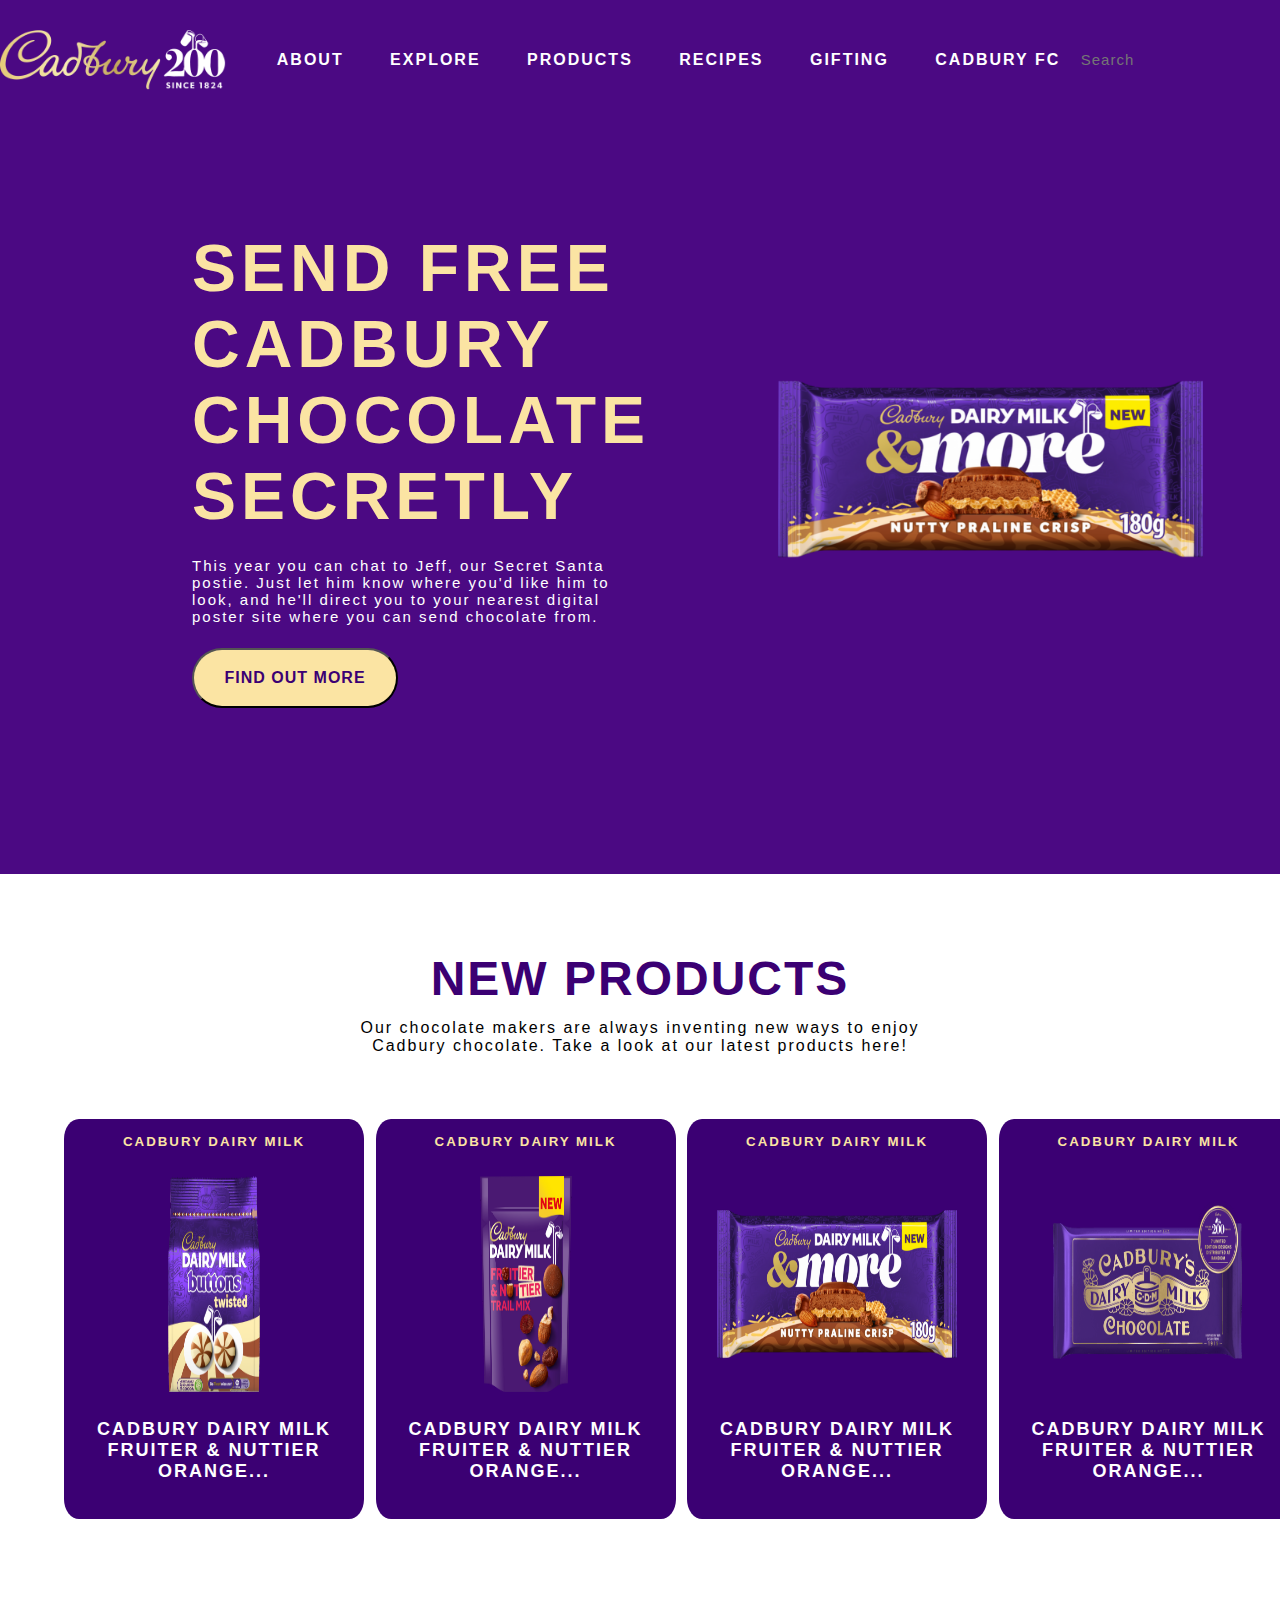
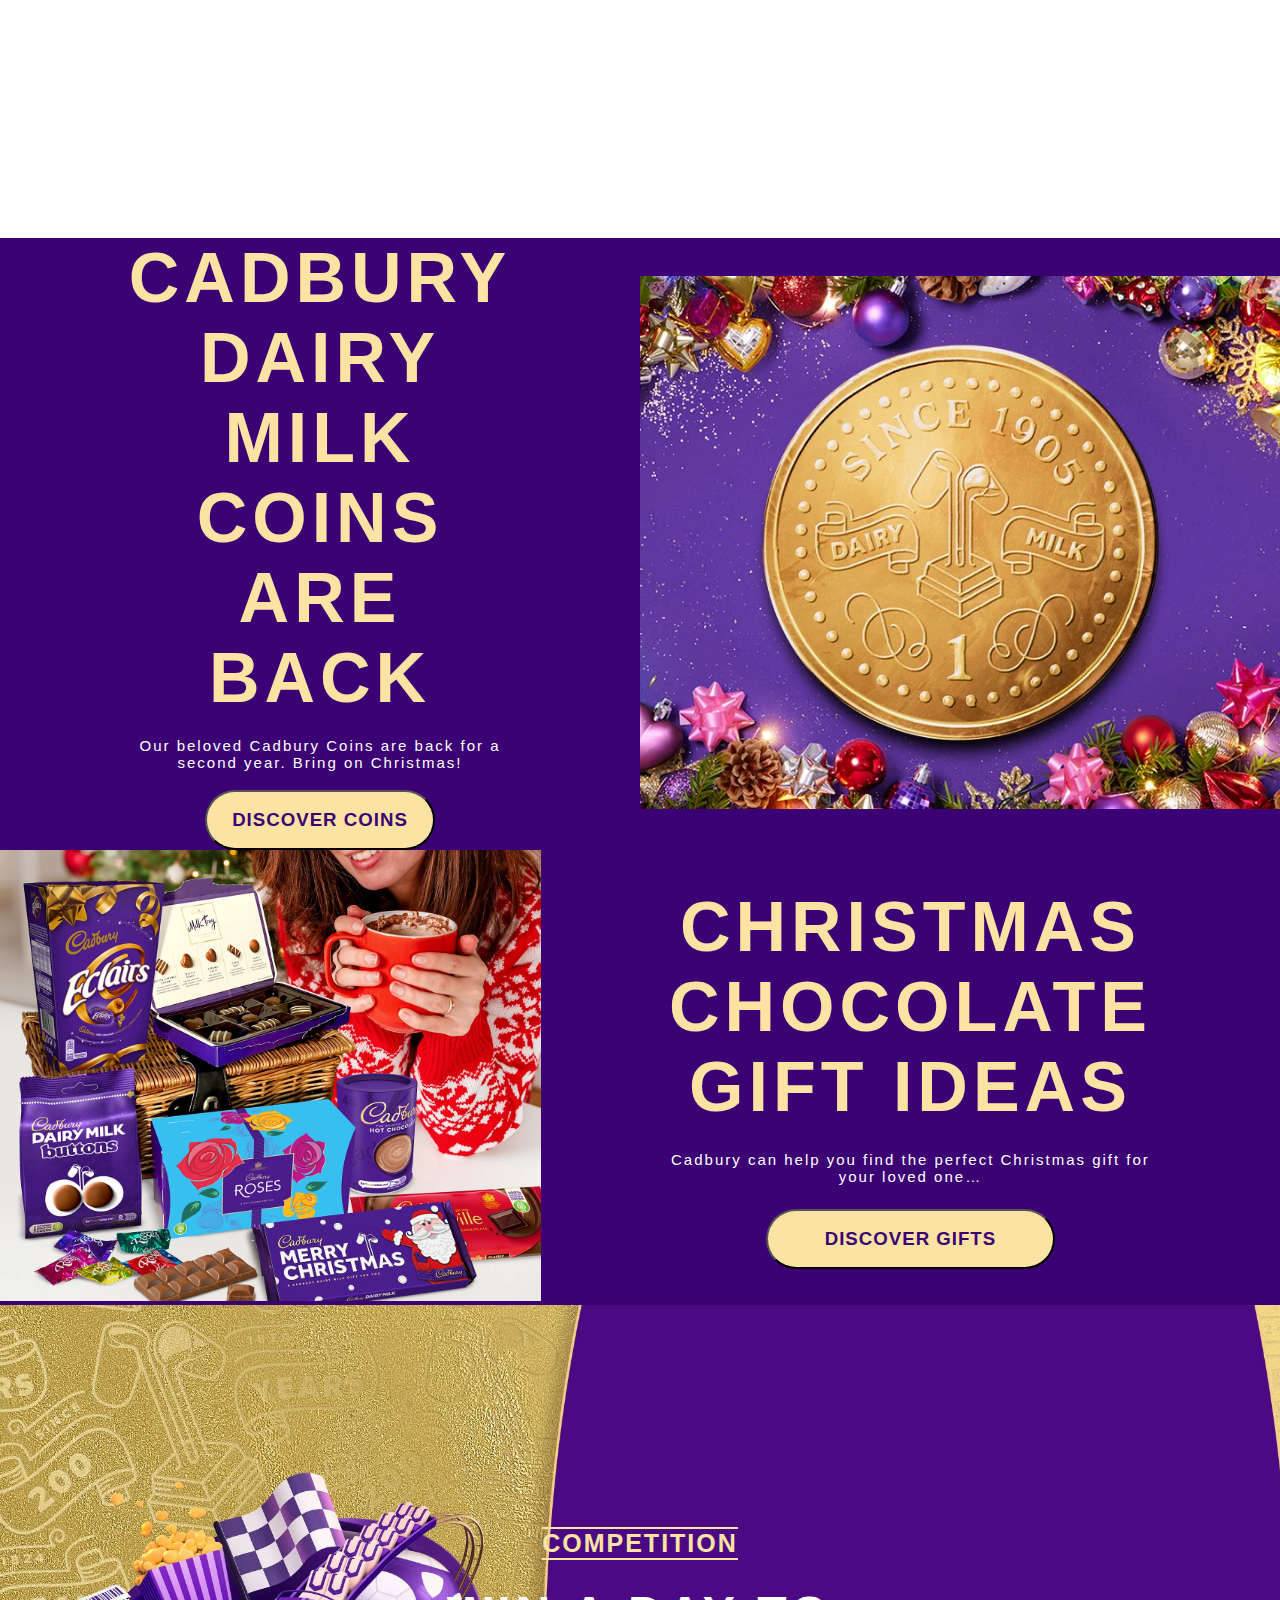
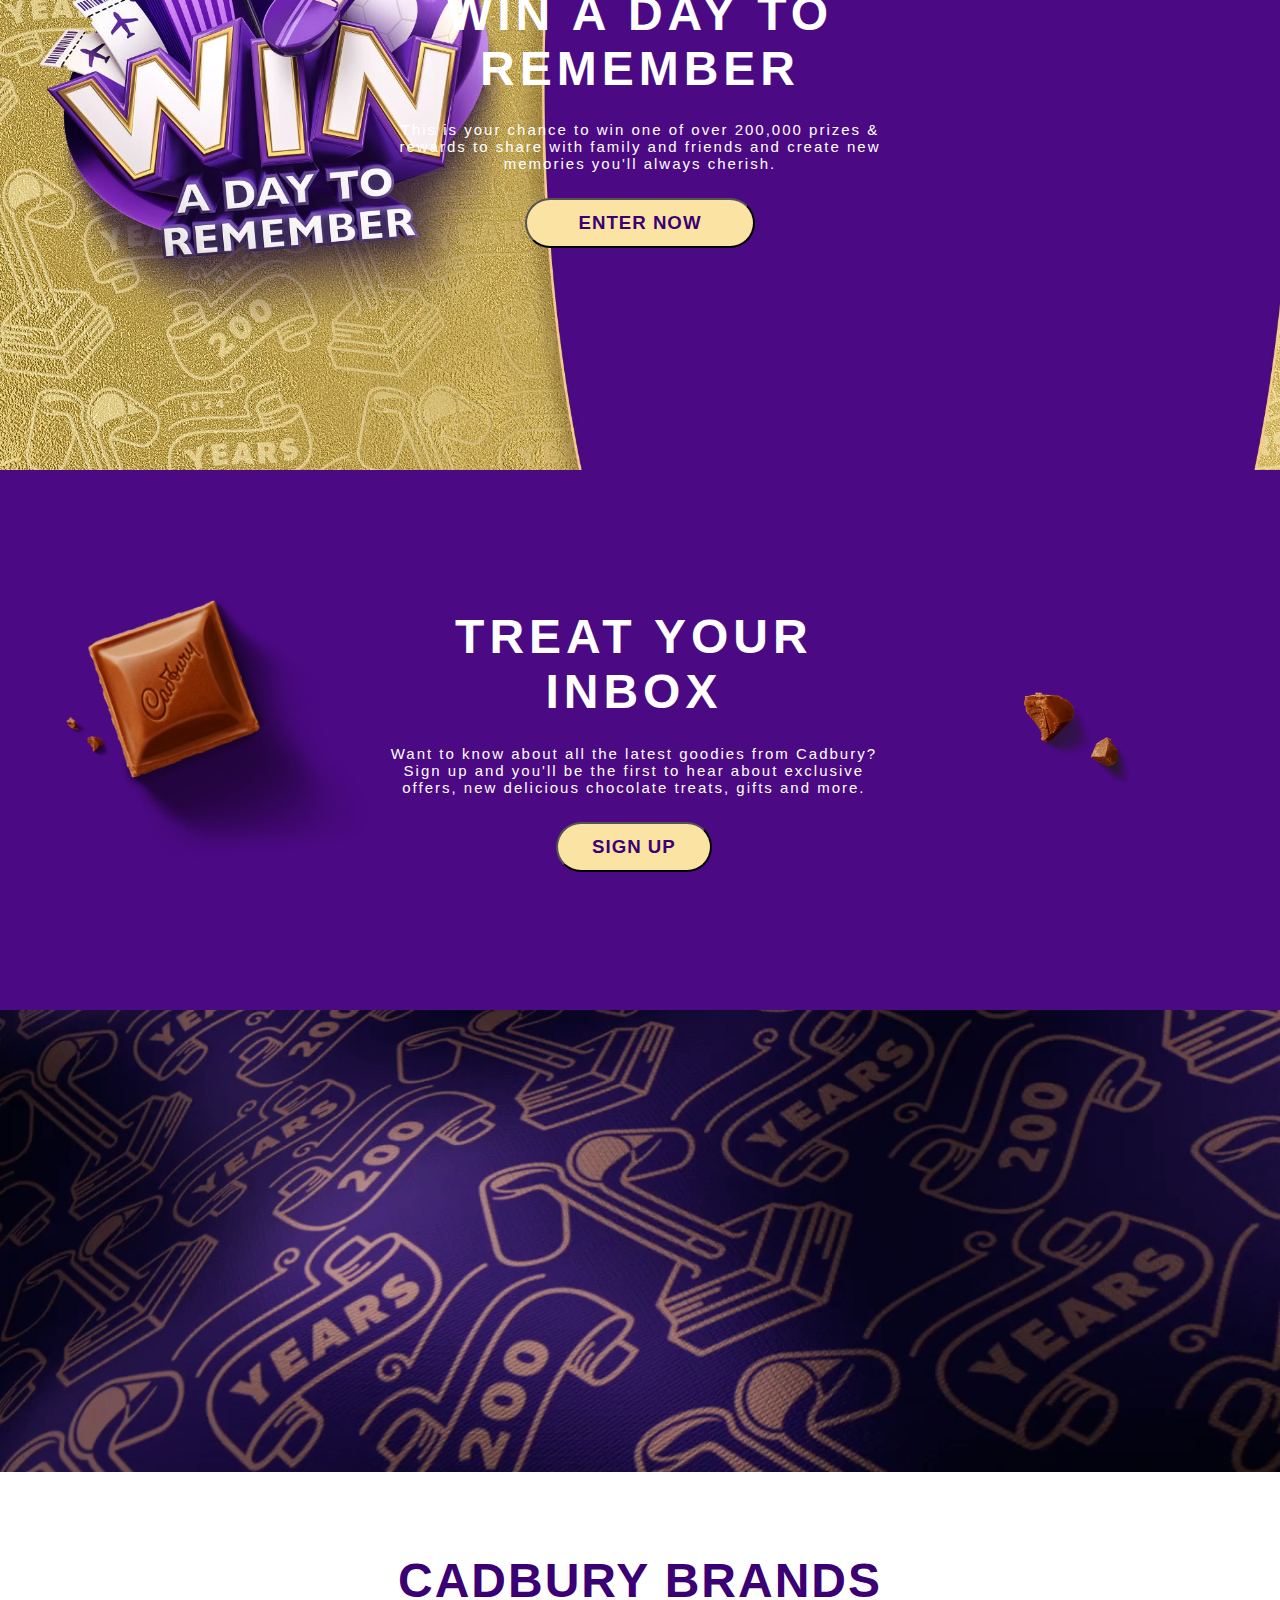
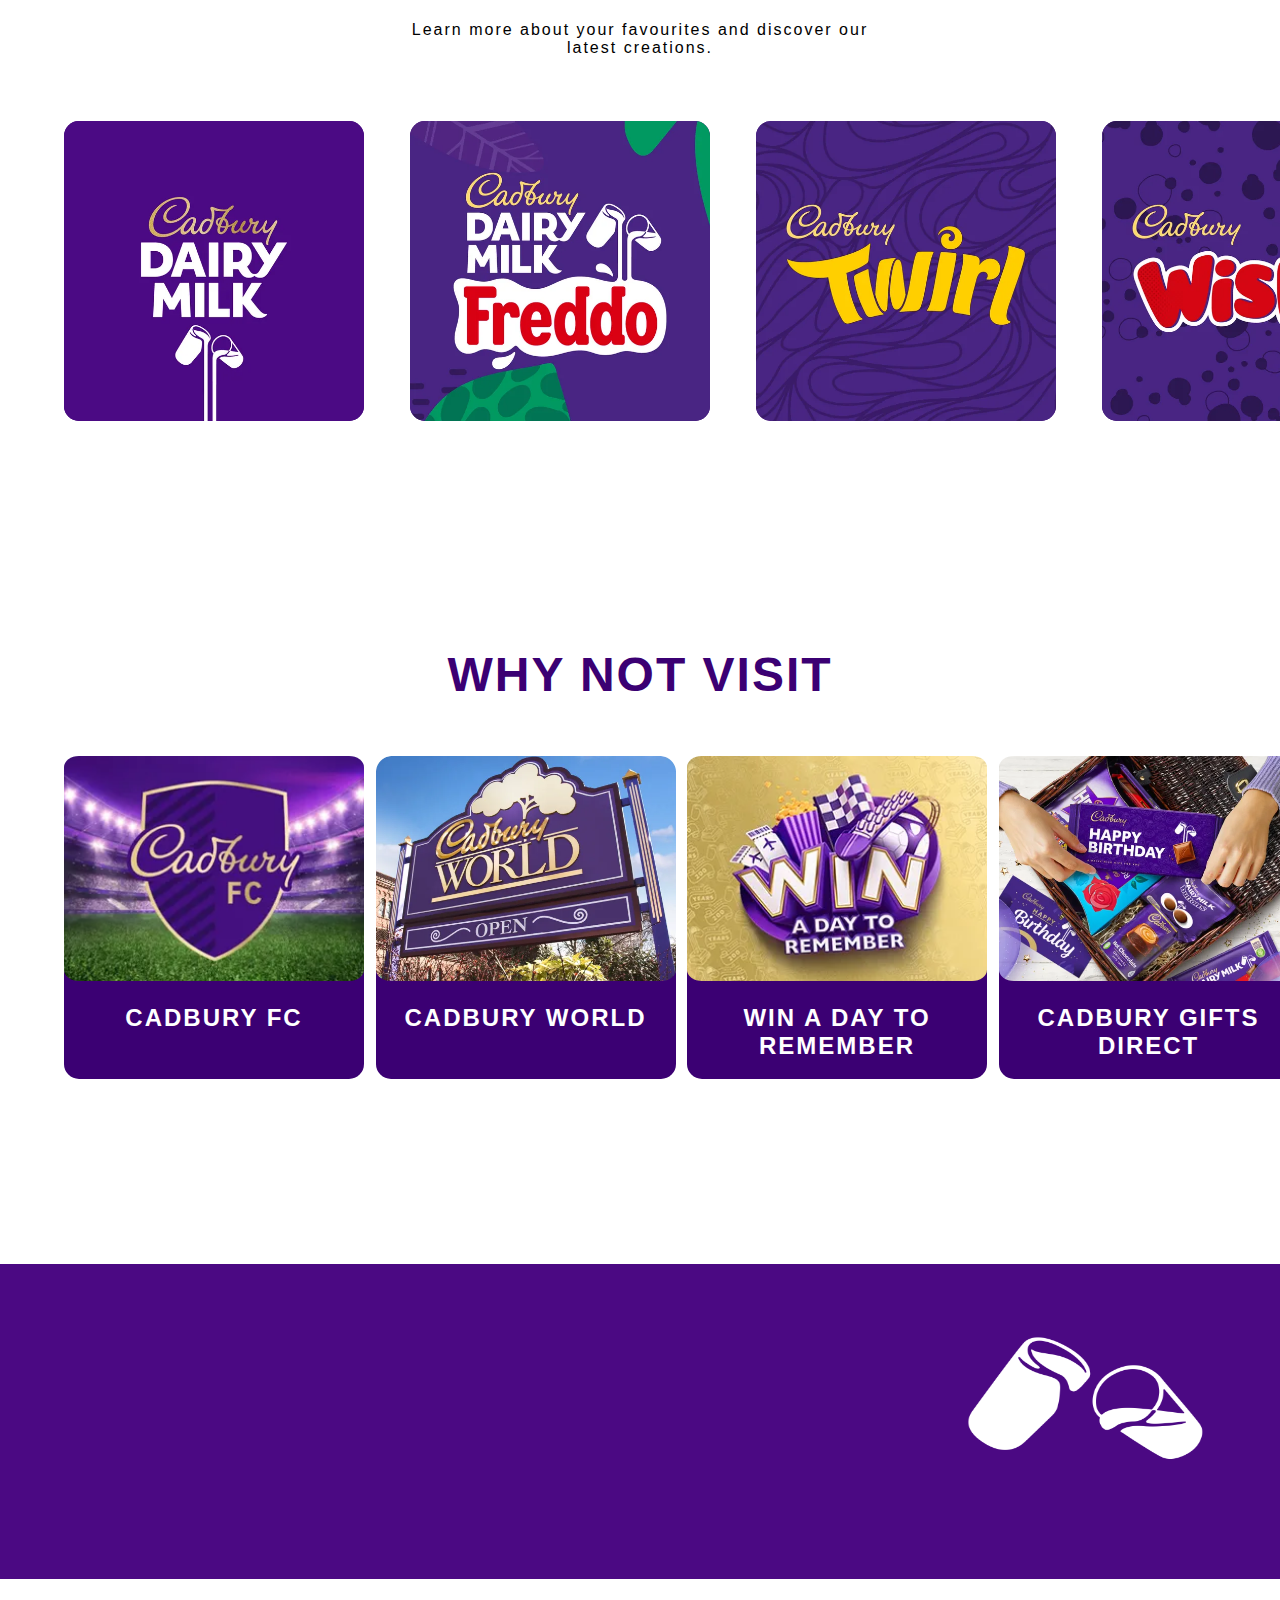
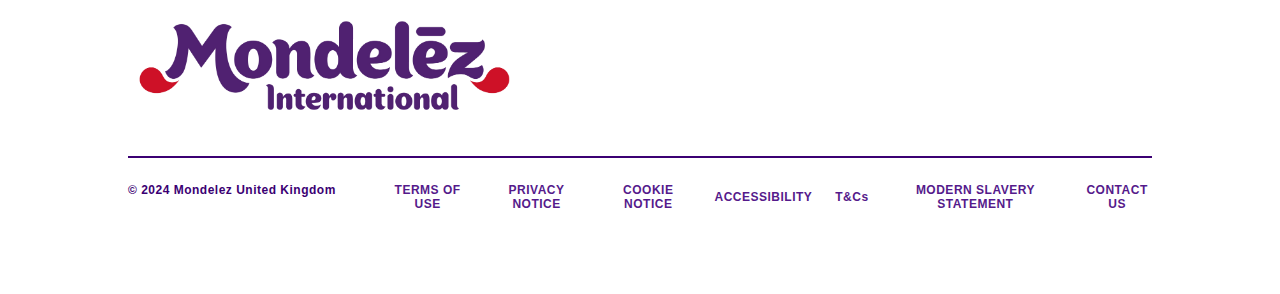
<file: index.html>
<!DOCTYPE html>
<html lang="en">
<head>
    <meta charset="UTF-8">
    <meta name="viewport" content="width=device-width, initial-scale=1.0">
    <title>Cadbury</title>
    <link rel="icon" href="img/3.png">
    <link rel="stylesheet" href="https://cdnjs.cloudflare.com/ajax/libs/font-awesome/6.6.0/css/all.min.css" integrity="sha512-Kc323vGBEqzTmouAECnVceyQqyqdsSiqLQISBL29aUW4U/M7pSPA/gEUZQqv1cwx4OnYxTxve5UMg5GT6L4JJg==" crossorigin="anonymous" referrerpolicy="no-referrer" />
    <link rel="stylesheet" href="style.css">
    <link rel="stylesheet" href="media.css">

</head>
<body>
    <header>
        <input type="checkbox" id="checker">
        <label for="checker" id="bars"><i class="fa-solid fa-bars"></i></label>
        <nav id="nav">
            <div class="logo"></div>
            <div class="list">
                <ul>
                    <li><a href="about.html">ABOUT</a></li>
                    <li><a href="service.html">EXPLORE</a></li>
                    <li><a href="product.html">PRODUCTS</a></li>
                    <li><a href="page.html">RECIPES</a></li>
                    <li><a href="index.html">GIFTING</a></li>
                    <li><a href="index.html">CADBURY FC</a></li>
                </ul>
            </div>
            <form class="search" action="https://www.google.com/search" method="get">
                <i class="fa-solid fa-magnifying-glass"></i>
                <input type="text" placeholder="Search" name="q">      
            </form>
        </nav>
    </header>

    <main>
        <!-- home page  -->
         <div id="home">
            <div class="content">
                <h1>SEND FREE CADBURY CHOCOLATE SECRETLY</h1>
                <p>This year you can chat to Jeff, our Secret Santa postie. Just let him know where you'd like him to look, and he'll direct you to your nearest digital poster site where you can send chocolate from.</p>
                <button><a href="">FIND OUT MORE</a></button>
            </div>
            <div class="oths"></div>
         </div>

         <!-- product section  -->
        <section id="product">
            <div class="mainpart">
                <h2>New Products</h2>
                <p>Our chocolate makers are always inventing new ways to enjoy Cadbury chocolate. Take a look at our latest products here!</p>
            </div>
            <div class="box">
            <div class="imagecontent">
                <div class="head"><h5>CADBURY DAIRY MILK</h5></div>
                <div class="pic"><img src="img/6.png" width="90%" height="90%" alt=""></div>
                <div class="content"><h2>Cadbury Dairy Milk Fruiter & Nuttier Orange...</h2></div>

            </div>
            <div class="imagecontent">
                <div class="head"><h5>CADBURY DAIRY MILK</h5></div>                
                <div class="pic"><img src="img/5.png" width="90%" height="90%" alt=""></div>

                <div class="content"><h2>Cadbury Dairy Milk Fruiter & Nuttier Orange...</h2></div>

            </div>
            <div class="imagecontent">
                <div class="head"><h5>CADBURY DAIRY MILK</h5></div>
                <div class="pic"><img src="img/3.png" width="80%" height="70%" alt=""></div>
                <div class="content"><h2>Cadbury Dairy Milk Fruiter & Nuttier Orange...</h2></div>

            </div>
            <div class="imagecontent">
                <div class="head"><h5>CADBURY DAIRY MILK</h5></div>
                <div class="pic"><img src="img/4.png" width="90%" height="90%" alt=""></div>
                <div class="content"><h2>Cadbury Dairy Milk Fruiter & Nuttier Orange...</h2></div>

            </div>
            </div>
        </section>
        <section>
            <div id="discover">
                <div class="content">
                    <h1>Cadbury Dairy Milk Coins Are Back</h1>
                    <p>Our beloved Cadbury Coins are back for a second year. Bring on Christmas!</p>
                    <button><a href="">DISCOVER COINS</a></button>
                </div>
                <div class="img"><img src="img/c1.webp" alt=""></div>
             </div>
        </section>
        <section>
            <div id="gifts">             
                <div class="img"><img src="img/c2.webp" alt="" ></div>
                <div class="content">
                    <h1>Christmas Chocolate Gift Ideas</h1>
                    <p>Cadbury can help you find the perfect Christmas gift for your loved one…</p>
                    <button><a href="">DISCOVER GIFTS</a></button>
                </div>
             </div>
        </section>

        <section>
            <div id="competition">
                <div class="content">
                    <h4>COMPETITION</h4>
                    <h1>Win a Day to Remember</h1>
                    <p>This is your chance to win one of over 200,000 prizes & rewards to share with family and friends and create new memories you'll always cherish.</p>
                    <button><a href="">ENTER NOW</a></button>
                </div>
             </div>
        </section>
        <section id="sign">
            <div class="f1"></div>
            <div class="content">
                <h1>Treat your inbox</h1>
                <p>Want to know about all the latest goodies from Cadbury? Sign up and you'll be the first to hear about exclusive offers, new delicious chocolate treats, gifts and more.</p>
                <button><a href="">SIGN UP</a></button>
            </div>
            <div class="f2"></div>
        </section>
        <section id="video">
            <video src="img/vid1.mp4"  muted autoplay loop></video>
        </section>

         <!-- brand section  -->
        <section id="brand">
            <div class="mainpart">
                <h2>CADBURY BRANDS</h2>
                <p>Learn more about your favourites and discover our <br> latest creations.</p>
            </div>
            <div class="box">
            <div class="imagecontent">
                <img src="img/brand2.jpg" width="100%" height="100%" alt="">
            </div>
            <div class="imagecontent">
                <img src="img/brand1.png" width="100%" height="100%" alt="">
            </div>
            <div class="imagecontent">
                <img src="img/brand3.jpg" width="100%" height="100%" alt="">
            </div>
            <div class="imagecontent">
                <img src="img/brand4.jpg" width="100%" height="100%" alt="">
            </div>
            </div>
        </section>

        <!-- visit section  -->
        <section id="visit">
            <div class="mainpart">
                <h2>WHY NOT VISIT</h2>               
            </div>
            <div class="box">
            <div class="imagecontent">
                <div class="pic"><img src="img/visit1.jpg" width="100%" height="125%" alt=""></div>
                <div class="content"><h2>CADBURY FC</h2></div>
            </div>
            <div class="imagecontent">
                <div class="pic"><img src="img/visit2.png" width="100%" height="125%" alt=""></div>
                <div class="content"><h2>CADBURY WORLD</h2></div>
            </div>
            <div class="imagecontent">
                <div class="pic"><img src="img/visit3.jpg" width="100%" height="125%" alt=""></div>
                <div class="content"><h2>WIN A DAY TO REMEMBER</h2></div>
            </div>
            <div class="imagecontent">
                <div class="pic"><img src="img/visit4.png" width="100%" height="125%" alt=""></div>
                <div class="content"><h2>CADBURY GIFTS DIRECT</h2></div>
            </div>
           
            </div>
            </div>
        </section>
        <section>
    </main>
    <footer>
        <div id="footer">
            <div class="foot1">
                <img src="img/milk.png" width="30%" height="100%" alt="">
            </div>
            <div class="foot2">
                <div class="logo2">
                    <img src="img/logo2.png" width="45%"  alt="">
                </div>
                <div class="icon">
                    <a href=""><i class="fa-brands fa-facebook"></i></a>
                    <a href=""><i class="fa-brands fa-instagram"></i></a>
                    <a href=""><i class="fa-brands fa-tiktok"></i></a>
                </div>
            </div>
            <div class="foot3">
                <div class="a"><p>© 2024 Mondelez United Kingdom</p></div>
                <div class="b">
                    <ul>
                        <li><a href="">TERMS OF USE</a></li>
                        <li><a href="">PRIVACY NOTICE</a></li>
                        <li><a href="">COOKIE NOTICE</a></li>
                        <li><a href="">ACCESSIBILITY</a></li>
                        <li><a href="">T&Cs</a></li>
                        <li><a href="">MODERN SLAVERY STATEMENT</a></li>
                        <li><a href="">CONTACT US</a></li>
                    </ul>
                </div>
            </div>

        </div>

    </footer>

</body>
</html>
</file>
<file: style.css>
* {
  margin: 0px;
  padding: 0px;
  font-family: sans-serif;
  box-sizing: border-box;
  letter-spacing: 2px;
}

#checker {
  display: none;
}

#bars {
  display: none;
}

#nav {
  width: 100%;
  height: 120px;
  background-color: #4b0983;
  position: fixed;
  top: 0;
  display: flex;
  justify-content: space-around;
  align-items: center;
  z-index: 10;
  flex-wrap: wrap;
}
#nav .logo {
  height: 60px;
  width: 20%;
  line-height: 120px;
  background-image: url(img/logo.png);
  background-size: contain;
  background-repeat: no-repeat;
  cursor: pointer;
}
#nav form i {
  color: white;
  cursor: pointer;
}
#nav input {
  border: none;
  background-color: transparent;
  font-size: 15px;
  letter-spacing: 1px;
  outline: none;
  color: white;
}
#nav .list ul {
  list-style: none;
  font-weight: 700;
}
#nav .list ul li {
  display: inline-block;
  line-height: 120px;
}
#nav .list ul li a {
  text-decoration: none;
  color: white;
  padding: 30px 20px;
}
#nav .list ul li :hover {
  color: #FBE4A3;
  border-bottom: 5px solid #FBE4A3;
}

#home {
  margin-top: 5%;
  width: 100%;
  min-height: 90vh;
  background-color: #4b0983;
  display: flex;
  justify-content: center;
  align-items: center;
}
#home .content {
  padding-left: 15%;
  flex-basis: 45%;
  color: white;
  font-size: 33px;
}
#home .content h1 {
  color: #FBE4A3;
  letter-spacing: 5px;
}
#home .content p {
  font-size: 15px;
  padding: 5% 0;
  letter-spacing: 2px;
}
#home .content button {
  height: 60px;
  width: 45%;
  border-radius: 30px;
  background-color: #FBE4A3;
}
#home .content button a {
  text-decoration: none;
  color: #3B0073;
  font-weight: 600;
  letter-spacing: 1px;
  font-size: 120%;
  font-weight: 600;
}
#home .oths {
  flex-basis: 50%;
  margin-left: 10%;
  height: 200px;
  background-image: url(img/3.png);
  background-size: contain;
  background-repeat: no-repeat;
}

#product {
  width: 100%;
  height: 100vh;
}
#product .mainpart {
  text-align: center;
  margin: 5% 0;
}
#product .mainpart h2 {
  text-transform: uppercase;
  padding: 1%;
  color: #3B0073;
  font-size: 300%;
}
#product .mainpart p {
  padding: 0 25%;
}
#product .box {
  display: grid;
  grid-template-columns: auto auto auto auto;
  margin: 0 5%;
  gap: 1%;
}
#product .box .imagecontent {
  border-radius: 5%;
  height: 400px;
  width: 300px;
  text-align: center;
  background-color: #3B0073;
}
#product .box .imagecontent .head h5 {
  color: #FBE4A3;
  padding: 5% 0;
}
#product .box .imagecontent .content h2 {
  color: white;
  text-transform: uppercase;
  padding: 5%;
  font-size: large;
}
#product .box .imagecontent .pic {
  width: 100%;
  height: 60%;
  background-size: auto;
  background-repeat: no-repeat;
  display: flex;
  justify-content: center;
  align-items: center;
}
#product .box :hover {
  scale: 1.01;
}

#discover {
  min-width: 100%;
  max-height: -moz-fit-content;
  max-height: fit-content;
  background-color: #3B0073;
  display: flex;
  justify-content: center;
  align-items: center;
}
#discover .content {
  padding: 0 10% 0 10%;
  flex-basis: 50%;
  color: white;
  font-size: 35px;
  text-align: center;
}
#discover .content h1 {
  color: #FBE4A3;
  letter-spacing: 5px;
  text-transform: uppercase;
}
#discover .content p {
  font-size: 15px;
  padding: 5% 0;
  letter-spacing: 2px;
}
#discover .content button {
  height: 60px;
  width: 60%;
  border-radius: 30px;
  background-color: #FBE4A3;
}
#discover .content button a {
  text-decoration: none;
  color: #3B0073;
  font-weight: 600;
  letter-spacing: 1px;
  font-size: 140%;
}
#discover .img {
  flex-basis: 50%;
  height: 100%;
  width: 100%;
  background-size: 100% 100vh;
  background-repeat: no-repeat;
}
#discover .img img {
  width: 100%;
}

#gifts {
  min-width: 100%;
  max-height: -moz-fit-content;
  max-height: fit-content;
  background-color: #3B0073;
  display: flex;
  justify-content: center;
  align-items: center;
}
#gifts .img {
  flex-basis: 50%;
  height: 100%;
  width: 100%;
  background-size: 100% 100vh;
  background-repeat: no-repeat;
}
#gifts .img img {
  width: 100%;
}
#gifts .content {
  padding: 0 10% 0 10%;
  flex-basis: 50%;
  color: white;
  font-size: 35px;
  text-align: center;
}
#gifts .content h1 {
  color: #FBE4A3;
  letter-spacing: 5px;
  text-transform: uppercase;
}
#gifts .content p {
  font-size: 15px;
  padding: 5% 0;
  letter-spacing: 2px;
}
#gifts .content button {
  height: 60px;
  width: 60%;
  border-radius: 30px;
  background-color: #FBE4A3;
}
#gifts .content button a {
  text-decoration: none;
  color: #3B0073;
  font-weight: 600;
  letter-spacing: 1px;
  font-size: 140%;
}

#competition {
  min-width: 100%;
  min-height: 85vh;
  background-color: #3B0073;
  background-image: url(img/c3.webp);
  background-size: cover;
  background-repeat: no-repeat;
  display: flex;
  justify-content: center;
  align-items: center;
  color: white;
}
#competition .content {
  padding: 5% 30%;
  text-align: center;
}
#competition .content h4 {
  color: #FBE4A3;
  font-size: 25px;
  border-top: 2px solid #FBE4A3;
  display: inline-block;
  border-bottom: 2px solid #FBE4A3;
}
#competition .content h1 {
  padding-top: 5%;
  color: white;
  letter-spacing: 5px;
  text-transform: uppercase;
  font-size: 300%;
  font-weight: 600;
}
#competition .content p {
  font-size: 15px;
  padding: 5% 0;
  letter-spacing: 2px;
}
#competition .content button {
  height: 50px;
  width: 45%;
  border-radius: 30px;
  background-color: #FBE4A3;
}
#competition .content button a {
  text-decoration: none;
  color: #3B0073;
  font-weight: 600;
  letter-spacing: 1px;
  font-size: 140%;
}

#sign {
  display: flex;
  justify-content: space-evenly;
  align-items: center;
  text-align: center;
  width: 100%;
  height: 60vh;
  background-color: #4b0983;
  color: white;
}
#sign .f1 {
  flex-basis: 30%;
  height: 350px;
  width: 100%;
  background-image: url(img/f1.png);
  background-size: contain;
  background-repeat: no-repeat;
  margin-left: 5%;
}
#sign .f2 {
  flex-basis: 25%;
  height: 100px;
  width: 100%;
  background-image: url(img/f2.png);
  background-size: contain;
  background-repeat: no-repeat;
  margin-left: 10%;
}
#sign .content {
  flex-basis: 50%;
}
#sign .content h1 {
  font-size: 300%;
  letter-spacing: 5px;
  text-transform: uppercase;
  font-weight: 800;
}
#sign .content p {
  font-size: 15px;
  padding: 5% 0;
  letter-spacing: 2px;
}
#sign .content button {
  height: 50px;
  width: 30%;
  border-radius: 30px;
  background-color: #FBE4A3;
}
#sign .content button a {
  text-decoration: none;
  color: #3B0073;
  font-weight: 600;
  letter-spacing: 1px;
  font-size: 140%;
}

#video video {
  width: 100%;
}

#brand {
  width: 100%;
  height: 70vh;
}
#brand .mainpart {
  text-align: center;
  margin: 5% 0;
}
#brand .mainpart h2 {
  text-transform: uppercase;
  padding: 1%;
  color: #3B0073;
  font-size: 300%;
  font-weight: 700;
}
#brand .box {
  display: grid;
  grid-template-columns: auto auto auto auto;
  margin: 0 5%;
  gap: 4%;
}
#brand .box .imagecontent {
  border-radius: 5%;
  height: 300px;
  width: 300px;
  background-color: #3B0073;
}
#brand .box .imagecontent img {
  border-radius: 5%;
}
#brand .box :hover {
  scale: 1.01;
}

#visit {
  width: 100%;
  height: 70vh;
}
#visit .mainpart {
  text-align: center;
  margin: 5% 0;
}
#visit .mainpart h2 {
  text-transform: uppercase;
  padding: 1%;
  color: #3B0073;
  font-size: 300%;
  font-weight: 700;
}
#visit .box {
  display: grid;
  grid-template-columns: auto auto auto auto;
  margin: 0 5%;
  gap: 1%;
}
#visit .box .imagecontent {
  border-radius: 5%;
  height: 300px;
  width: 300px;
  text-align: center;
  background-color: #3B0073;
}
#visit .box .imagecontent .content h2 {
  color: white;
  text-transform: uppercase;
  padding: 15% 0;
  overflow: hidden;
}
#visit .box .imagecontent .pic {
  width: 100%;
  height: 60%;
  background-size: contain;
  background-repeat: no-repeat;
  display: flex;
  justify-content: center;
  align-items: center;
}
#visit .box .imagecontent .pic img {
  border-radius: 5%;
}
#visit .box :hover {
  scale: 1.01;
}

#footer {
  width: 100%;
  height: 70vh;
}
#footer .foot1 {
  height: 50%;
  background-color: #4b0983;
}
#footer .foot1 img {
  float: right;
}
#footer .foot2 {
  flex-basis: 30%;
  display: flex;
}
#footer .foot2 .logo2 {
  padding: 2% 0% 2% 10%;
}
#footer .foot2 .icon {
  flex-basis: 60%;
  display: flex;
  justify-content: space space-around;
  align-items: center;
  gap: 10%;
  font-size: 35px;
  color: #3B0073;
}
#footer .foot3 {
  font-size: 12px;
  padding: 2% 0%;
  margin: 0% 10%;
  color: #3B0073;
  border-top: 2px solid #3B0073;
  text-align: center;
  font-weight: 600;
}
#footer .foot3 .a {
  float: left;
  padding-right: 5%;
}
#footer .foot3 .a p {
  letter-spacing: 0.5px;
}
#footer .foot3 .b ul {
  display: flex;
  justify-content: space-evenly;
  align-items: center;
  list-style: none;
  gap: 3%;
}
#footer .foot3 .b ul a {
  text-decoration: none;
  letter-spacing: 0.5px;
}
#footer .foot3 .b ul a:hover {
  border-bottom: 1px solid #4b0983;
}/*# sourceMappingURL=style.css.map */
</file>
<file: media.css>
@media (min-width: 200px) and (max-width: 1240px) {
  * {
    margin: 0px;
    padding: 0px;
    font-family: sans-serif;
    box-sizing: border-box;
  }
  #bars {
    display: block;
    color: #FBE4A3;
    position: fixed;
    top: 2%;
    right: 10%;
    line-height: 120px;
    font-size: 70px;
    z-index: 12;
  }
  #checker:checked ~ #nav .list ul {
    left: 0;
  }
  form {
    display: none;
  }
  #nav {
    width: 100%;
    height: 10%;
  }
  #nav .logo {
    width: 100%;
    height: 120px;
    margin: 1% 0 0 5%;
  }
  #nav .list ul {
    width: 100%;
    height: 200vh;
    background-color: #4b0983;
    position: absolute;
    left: 100%;
    transition: 1s;
    font-size: 40px;
    padding-top: 5%;
    z-index: 12;
  }
  #nav .list ul li {
    display: block;
    text-align: center;
  }
  #home {
    margin-top: 190px;
    width: 300%;
    display: block;
    min-height: 130vh;
  }
  #home .content {
    margin: 5% 0;
    padding-left: 0%;
    text-align: center;
    font-size: 45px;
  }
  #home .content p {
    font-size: 30px;
    padding: 5% 5%;
    letter-spacing: 2px;
  }
  #home .content button {
    width: -moz-fit-content;
    width: fit-content;
    padding: 0 10%;
  }
  #home .content button a {
    font-size: 200%;
  }
  #home .oths {
    margin-left: 30%;
  }
  #product {
    width: 300%;
    height: -moz-max-content;
    height: max-content;
  }
  #product .mainpart h2 {
    font-size: 500%;
  }
  #product .mainpart p {
    font-size: 200%;
    padding: 0 5%;
  }
  #product .box {
    display: grid;
    grid-template-columns: auto auto;
  }
  #product .box .imagecontent {
    min-height: -moz-fit-content;
    min-height: fit-content;
    width: 100%;
    margin: 5%;
  }
  #product .box .imagecontent .head h5 {
    font-size: 30px;
  }
  #product .box .imagecontent .content h2 {
    font-size: 50px;
    padding: 3%;
  }
  #discover {
    width: 300%;
    min-height: -moz-fit-content;
    min-height: fit-content;
    flex-direction: column;
    text-align: center;
  }
  #discover .content {
    padding: 5%;
    font-size: 40px;
  }
  #discover .content p {
    font-size: 25px;
  }
  #discover .content button {
    width: -moz-fit-content;
    width: fit-content;
    padding: 0 10%;
  }
  #discover .content button a {
    font-size: 200%;
  }
  #discover .img {
    height: 100%;
    width: 100%;
  }
  #gifts {
    width: 300%;
    min-height: 85vh;
    flex-direction: column;
    text-align: center;
  }
  #gifts .content {
    padding: 5%;
    font-size: 40px;
  }
  #gifts .content p {
    font-size: 25px;
  }
  #gifts .content button {
    width: -moz-fit-content;
    width: fit-content;
    padding: 0 10%;
  }
  #gifts .content button a {
    font-size: 200%;
  }
  #competition {
    width: 300%;
    background-size: contain;
  }
  #competition .content p {
    display: none;
  }
  #competition .content button {
    width: -moz-fit-content;
    width: fit-content;
    padding: 0 10%;
  }
  #competition .content button a {
    font-size: 200%;
  }
  #sign {
    width: 300%;
    height: -moz-min-content;
    height: min-content;
    padding: 0 10%;
  }
  #sign .content {
    flex-basis: 150%;
    margin: 3%;
  }
  #sign .content p {
    font-size: 25px;
    letter-spacing: 2px;
  }
  #sign .content button {
    width: -moz-fit-content;
    width: fit-content;
    padding: 0 10%;
  }
  #sign .content button a {
    font-size: 200%;
  }
  #video video {
    width: 300%;
  }
  #brand {
    width: 300%;
    height: -moz-min-content;
    height: min-content;
  }
  #brand .mainpart {
    text-align: center;
    margin: 5% 0;
  }
  #brand .mainpart h2 {
    font-size: 400%;
  }
  #brand .mainpart p {
    font-size: 30px;
  }
  #brand .box {
    display: grid;
    grid-template-columns: auto auto;
  }
  #brand .box .imagecontent {
    height: 90%;
    width: 100%;
    margin: 5%;
  }
  #visit {
    width: 300%;
    height: -moz-min-content;
    height: min-content;
    margin: 5% 0;
  }
  #visit .mainpart h2 {
    font-size: 400%;
  }
  #visit .box {
    display: grid;
    grid-template-columns: auto auto;
  }
  #visit .box .imagecontent {
    height: 90%;
    width: 100%;
    margin: 5%;
  }
  #visit .box .imagecontent .content h2 {
    margin-top: 20%;
    padding: 5%;
    font-size: 40px;
  }
  #footer {
    width: 300%;
    display: block;
  }
  #footer .foot1 {
    height: 120%;
    background-color: #4b0983;
  }
  #footer .foot1 img {
    width: 100%;
  }
  #footer .foot2 {
    display: block;
    text-align: center;
  }
  #footer .foot2 .icon {
    display: flex;
    justify-content: space-evenly;
    font-size: 60px;
    margin: 5% 0;
  }
  #footer .foot3 .a p {
    font-size: 30px;
    display: flex;
    justify-content: center;
    align-items: center;
    text-align: center;
    padding: 5% 0;
  }
  #footer .foot3 .b ul {
    flex-wrap: wrap;
    display: block;
    padding-right: 50px;
    font-size: 30px;
    float: left;
  }
  #footer .foot3 .b ul li {
    padding: 5%;
    margin-left: 20%;
    align-self: center;
  }
}/*# sourceMappingURL=media.css.map */
</file>
